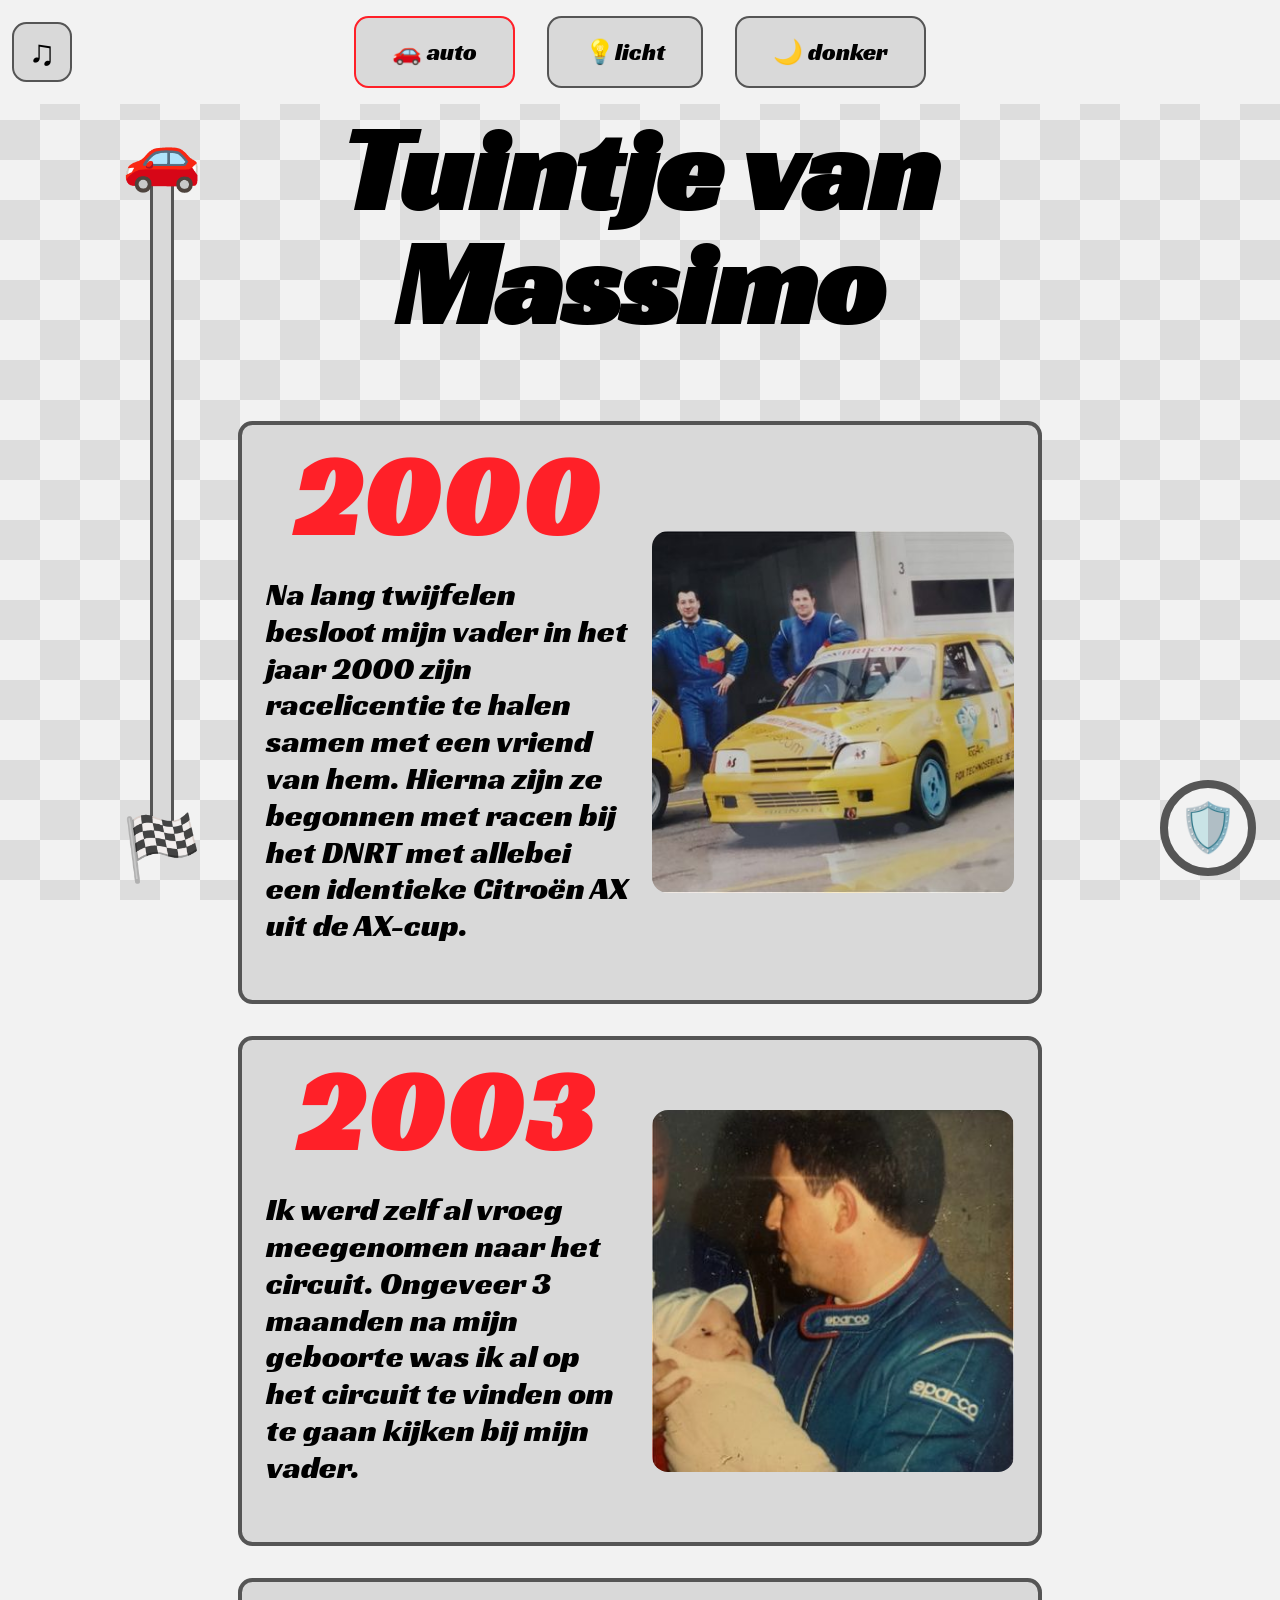
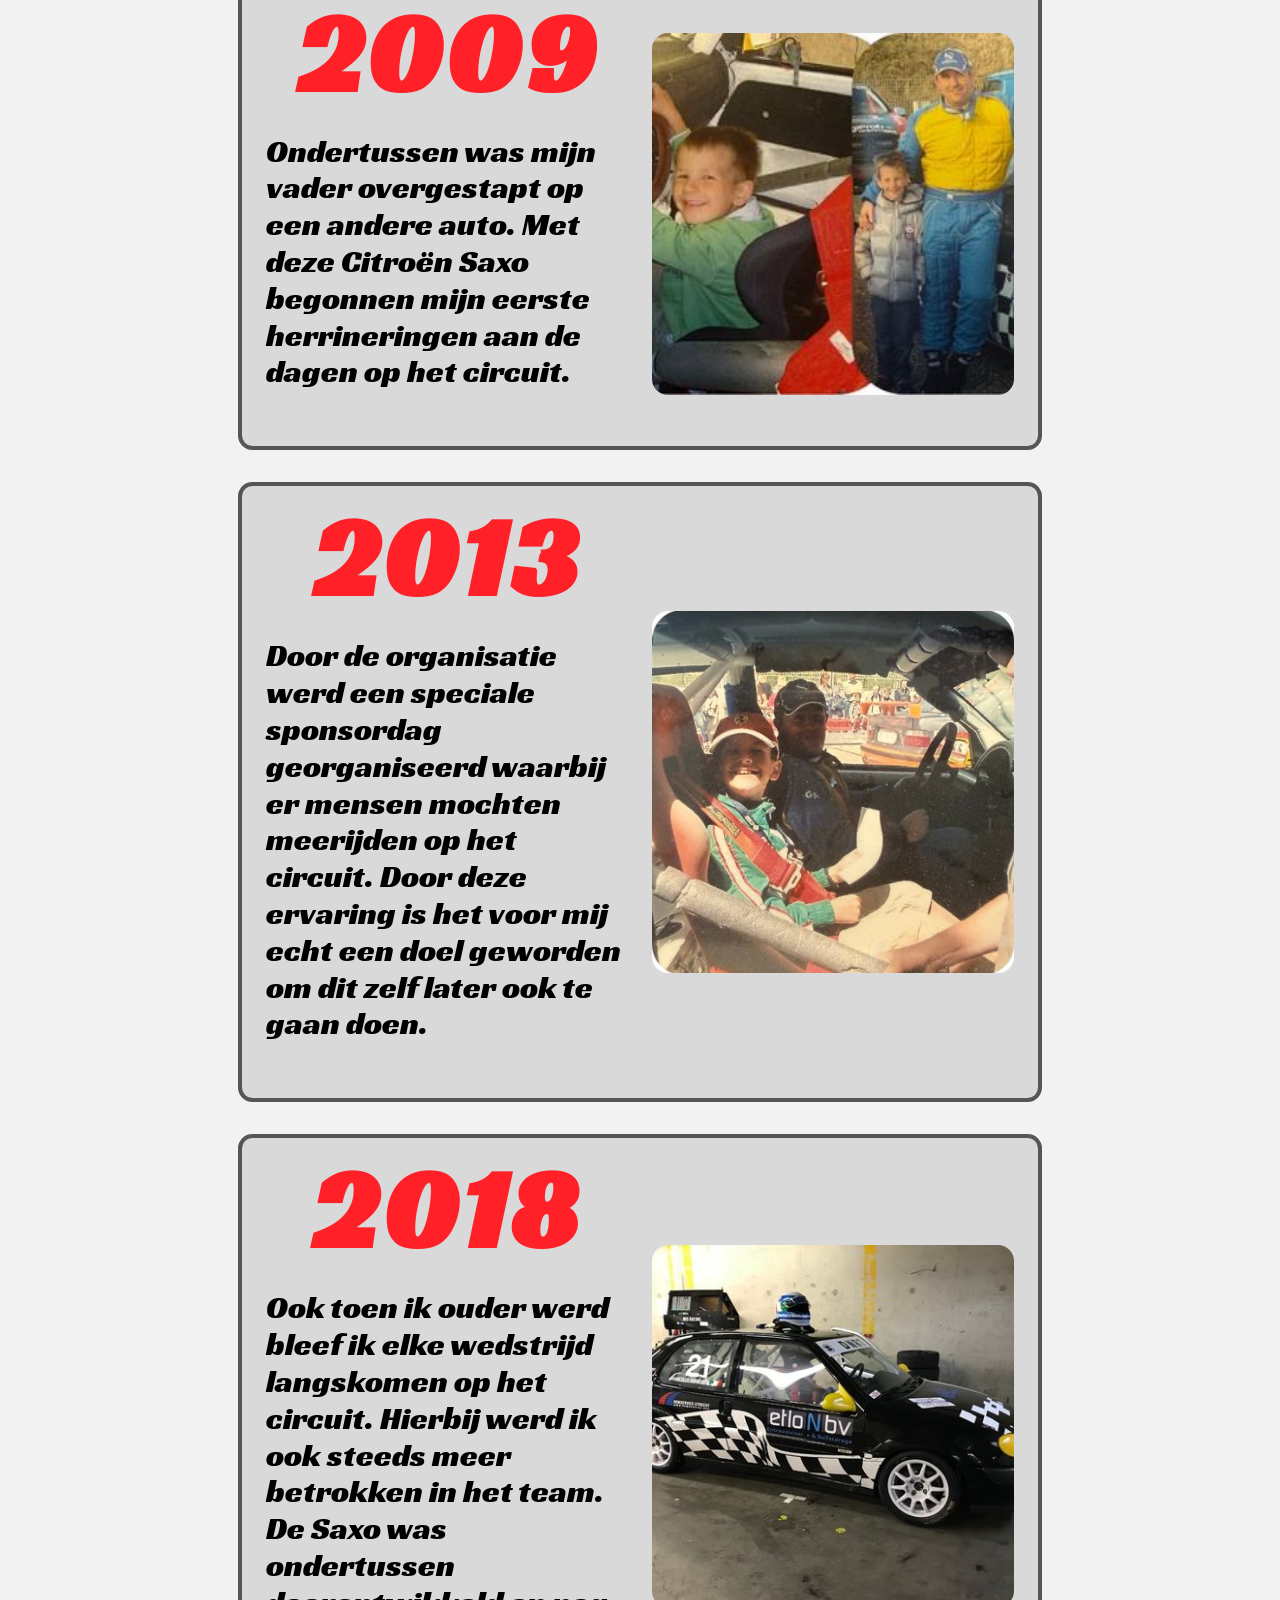
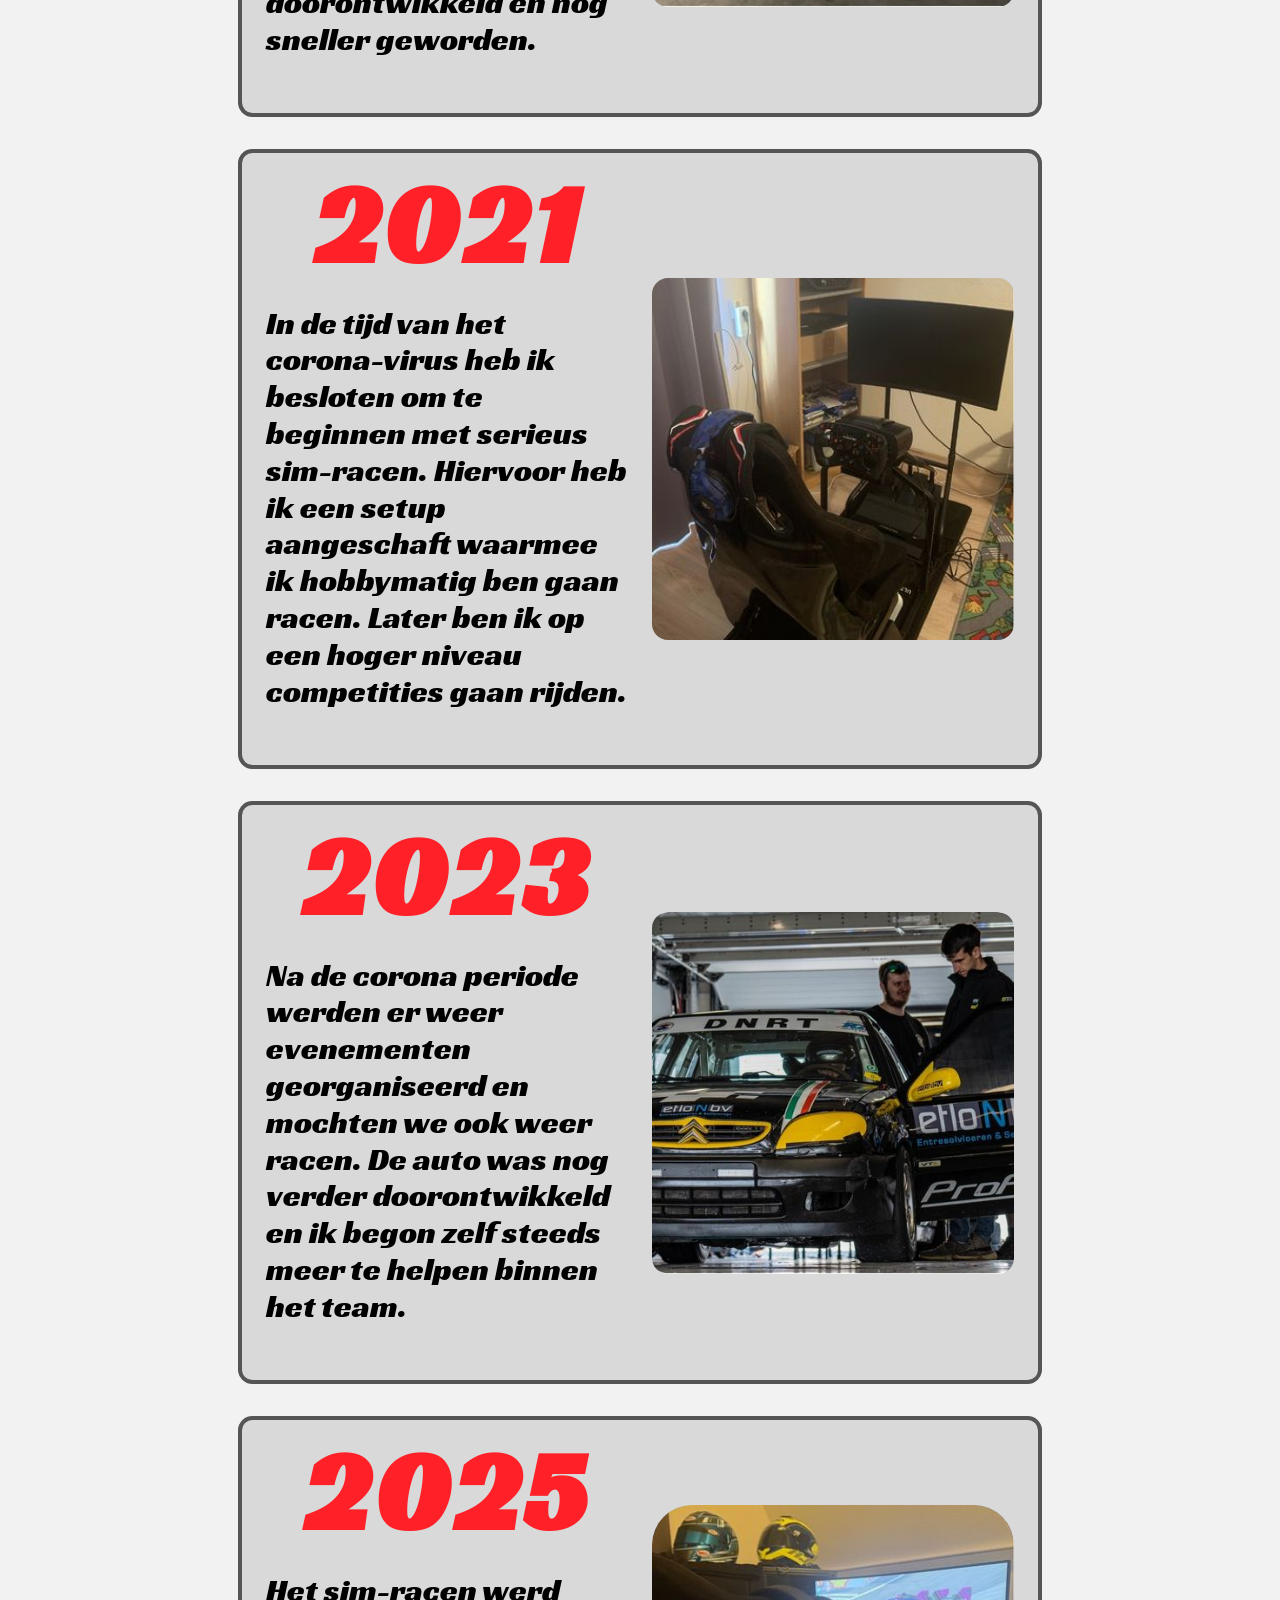
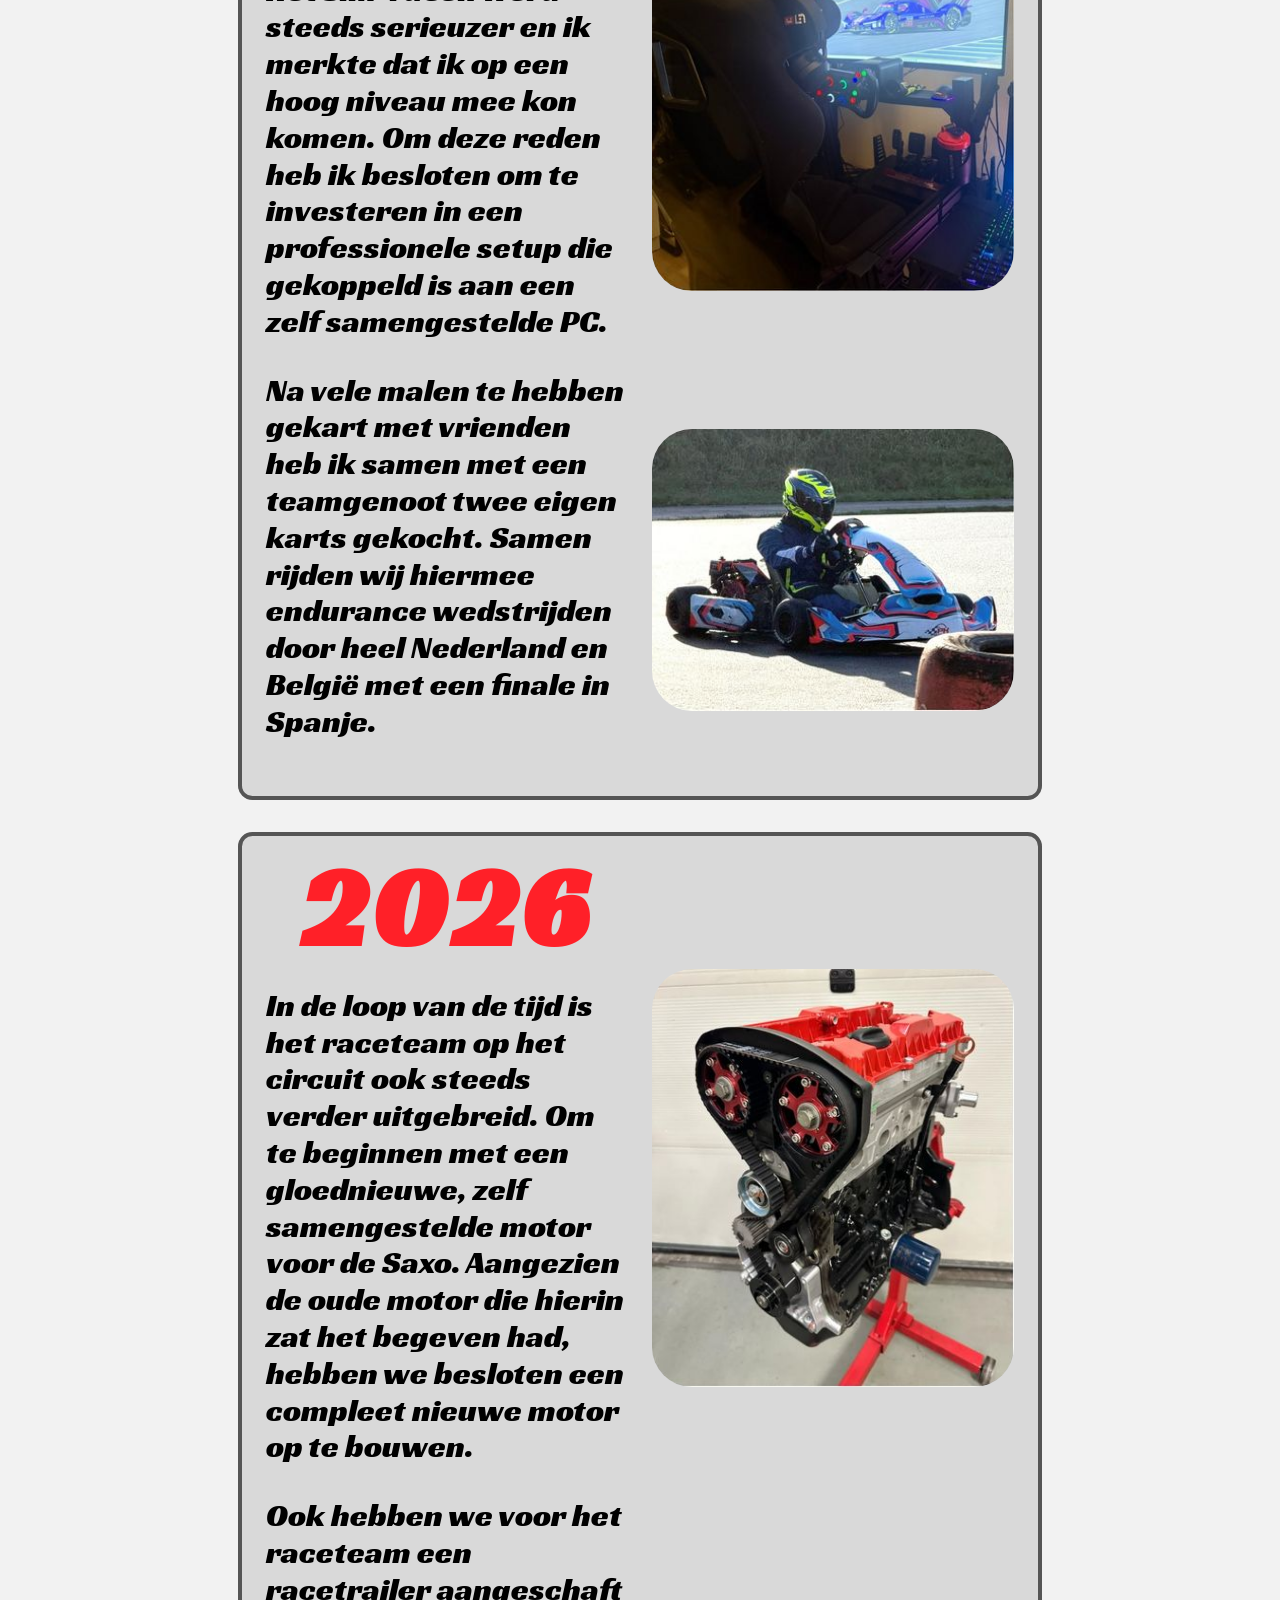
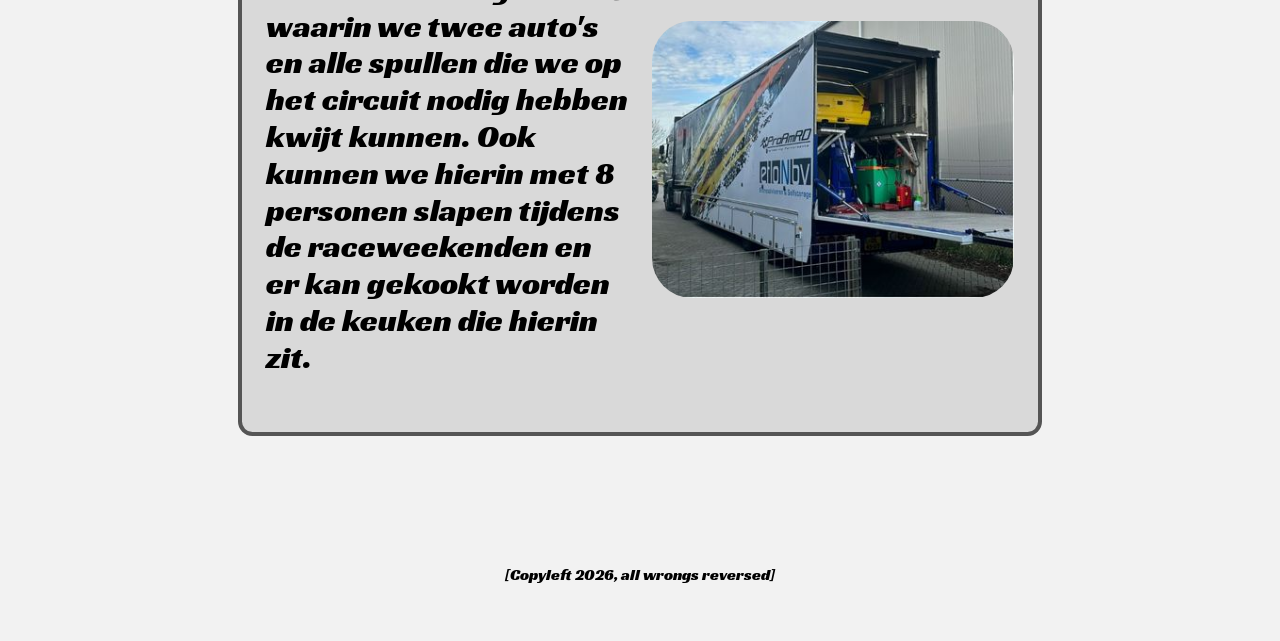
<file: index.html>
<!doctype html>
<html lang="nl">
  <head>
    <meta charset="UTF-8" />
    <meta name="viewport" content="width=device-width, initial-scale=1.0" />
    <meta name="author" content="Massimo Benedetti" />
    <meta name="color-scheme" content="dark light" />

  

    <title>Tuintje van Massimo</title>

    <link rel="stylesheet" href="./assets/style/normal.css" />

    <!-- MARK: WEBRING -->
    <script
      data-page="https://massimobenedetti.nl"
      src="https://massimobenedetti.nl/webring.js"
      defer
    ></script>
  </head>


  <body>

    <!-- MARK: SCROLL ANIMATIE-->
    <!--GEBRUIKTE BRON=https://developer.mozilla.org/en-US/docs/Web/CSS/Guides/Scroll-driven_animations/Timelines-->
    <aside id="scroll-progress" aria-label="Voortgang op de pagina">
  <span id="scroll-car" aria-hidden="true">🚗</span>
  <span id="scroll-finish" aria-hidden="true">🏁</span>
</aside>


    <!-- MARK: PRIVACY DIALOG--> 
    <!-- GEMAAKT AAN DE HAND VAN DEEP DIVE DIALOGS VAN SANNE --> 
    <button 
    id="privacy-button" 
    type="button"
    aria-label="Priavcyinformatie openen"
    commandfor="mydialog" 
    command="show-modal"
    >🛡️</button>

    <dialog id="mydialog">
      <form method="dialog">
        <h3>Privacy op deze website</h3>

        <h4>Wat gebeurt er als je mijn website 
          bezoekt?</h4>
        <p>Mijn website wordt aangeboden via GitHub Pages. Om deze dienst te 
          beveiligen en verder te ontwikkelen, wordt
          het IP-adres van een bezoeker door GitHub
          verwerkt. Dit gebeurt op het moment dat
          je mijn website bezoekt.

        <h4>Waarom kan ik niets acceptereren 
          of weigeren?</h4>
        <p>Een cookiekeuze heeft alleen zin wanneer 
          je daadwerkelijk kunt bepalen of bepaalde
          optionele cookies of diensten worden
          gebruikt. Op mijn website is dat niet het
          geval.

          Daarom kun je hier wel uitleg lezen,
          maar hoef je geen cookies te 
          accepteren of weigeren.
        </p>
        <button id="begrepen">Begrepen</button>
      </form>
    </dialog>

  

   <main>
      <!-- MARK: PAGINATITEL-->
      <header>
      <h1>
        Tuintje van<br>
        Massimo
      </h1>
    </header>



    <!-- MARK: LINK MUZIEK EN DARK/LIGHT KEUZE -->
    <!-- DARK/LIGHT GEMAAKT MET BEHULP VAN DEEP-DIVE LIGHT DARK THEME -->
  <nav>
    <a href="./songtekst/letithappen.html" aria-label="songtekst bekijken">
        <span>♫</span>
    </a>

    <label>
        <input type="radio" name="theme" value="auto-theme" checked>
        🚗 auto
    </label>

    <label>
        <input type="radio" name="theme" value="light-theme">
        💡licht
    </label>

    <label>
        <input type="radio" name="theme" value="dark-theme">
        🌙 donker
    </label>
  </nav>



      <!-- MARK: TIJDLIJN -->
      <section>
        <article>
          <h2>2000</h2>
          <p>
            Na lang twijfelen besloot mijn vader in het jaar 2000
            zijn racelicentie te halen samen met een vriend van hem.
            Hierna zijn ze begonnen met racen bij het DNRT met 
            allebei een identieke Citroën AX uit de AX-cup.
          </p>
        </article>

        <img
        src="images/2000.jpg"
        alt="Eerste raceauto papa"
        >
      </section>


      <section>
        <article>
          <h2>2003</h2>
          <p>
            Ik werd zelf al vroeg meegenomen naar het circuit. 
            Ongeveer 3 maanden na mijn geboorte was ik al op het 
            circuit te vinden om te gaan kijken bij mijn vader.
            
          </p>
        </article>

        <img
        src="images/2003.jpg"
        alt="ik als baby bij mijn vader"
        >
      </section>


      <section>
        <article>
          <h2>2009</h2>
          <p>
            Ondertussen was mijn vader overgestapt op een andere 
            auto. Met deze Citroën Saxo begonnen mijn eerste 
            herrineringen aan de dagen op het circuit.
          </p>
        </article>

        <img
        src="images/2009.jpg"
        alt="mijn eerste herrineringen op het circuit"
        >
      </section>


      <section>
        <article>
          <h2>2013</h2>
          <p>
            Door de organisatie werd een speciale sponsordag
            georganiseerd waarbij er mensen mochten meerijden
            op het circuit. Door deze ervaring is het voor mij
            echt een doel geworden om dit zelf later ook te 
            gaan doen.
          </p>
        </article>

        <img
        src="images/2013.jpg"
        alt="meerijden tijdens een sponsordag"
        >
      </section>


      <section>
        <article>
          <h2>2018</h2>
          <p>
           Ook toen ik ouder werd bleef ik elke wedstrijd
           langskomen op het circuit. Hierbij werd ik ook
           steeds meer betrokken in het team. De Saxo was
           ondertussen doorontwikkeld en nog sneller geworden.
          </p>
        </article>

        <img
        src="images/2018.jpg"
        alt="Raceauto 2018"
        >
      </section>


      <section>
        <article>
          <h2>2021</h2>
          <p>
            In de tijd van het corona-virus heb ik besloten om
            te beginnen met serieus sim-racen. Hiervoor heb ik
            een setup aangeschaft waarmee ik hobbymatig ben 
            gaan racen. Later ben ik op een hoger niveau
            competities gaan rijden.
          </p>
        </article>

        <img
        src="images/2021.jpg"
        alt="Mijn simrace setup"
        >
      </section>


      <section>
        <article>
          <h2>2023</h2>
          <p>
            Na de corona periode werden er weer evenementen 
            georganiseerd en mochten we ook weer racen.
            De auto was nog verder doorontwikkeld en ik begon
            zelf steeds meer te helpen binnen het team.
          </p>
        </article>

        <img
        src="images/2023.jpg"
        alt="Ik tijdens een raceweekend"
        >
      </section>


      <section>
        <article>
          <h2>2025</h2>
          <p>
            Het sim-racen werd steeds serieuzer en ik merkte
            dat ik op een hoog niveau mee kon komen. Om deze
            reden heb ik besloten om te investeren in een
            professionele setup die gekoppeld is aan een 
            zelf samengestelde PC.
          </p>

          <p>
            Na vele malen te hebben gekart met vrienden heb ik
            samen met een teamgenoot twee eigen karts gekocht.
            Samen rijden wij hiermee endurance wedstrijden door 
            heel Nederland en België met een finale in Spanje.
          </p>
        </article>

        <figure>
          <img
          src="images/2025-1.jpg"
          alt="Mijn simrace setup"
          >

          <img
          src="images/2025-2.jpg"
          alt="Mijn kart"
          >
        </figure>
      </section>


      <section>
        <article>
        <h2>2026</h2>
        <p>
          In de loop van de tijd is het raceteam op het circuit
          ook steeds verder uitgebreid. Om te beginnen met een 
          gloednieuwe, zelf samengestelde motor voor de Saxo.
          Aangezien de oude motor die hierin zat het begeven had,
          hebben we besloten een compleet nieuwe motor op te bouwen.
        </p>

        <p>
          Ook hebben we voor het raceteam een racetrailer
          aangeschaft waarin we twee auto's en alle spullen die 
          we op het circuit nodig hebben kwijt kunnen. Ook kunnen
          we hierin met 8 personen slapen tijdens de raceweekenden
          en er kan gekookt worden in de keuken die hierin zit.
        </p>
      </article>

      <figure>
        <img
        src="images/2026-1.jpg"
        alt="De nieuwe racemotor"
        >

        <img
        src="images/2026-2.jpg"
        alt="De racetrailer"
        >
      </figure>
    </section>

      </main>


    <!-- MARK: FOOTER -->  
    <footer>
      <p>[Copyleft 2026, all wrongs reversed]</p>
    </footer>
    
  </body>
</html>
</file>
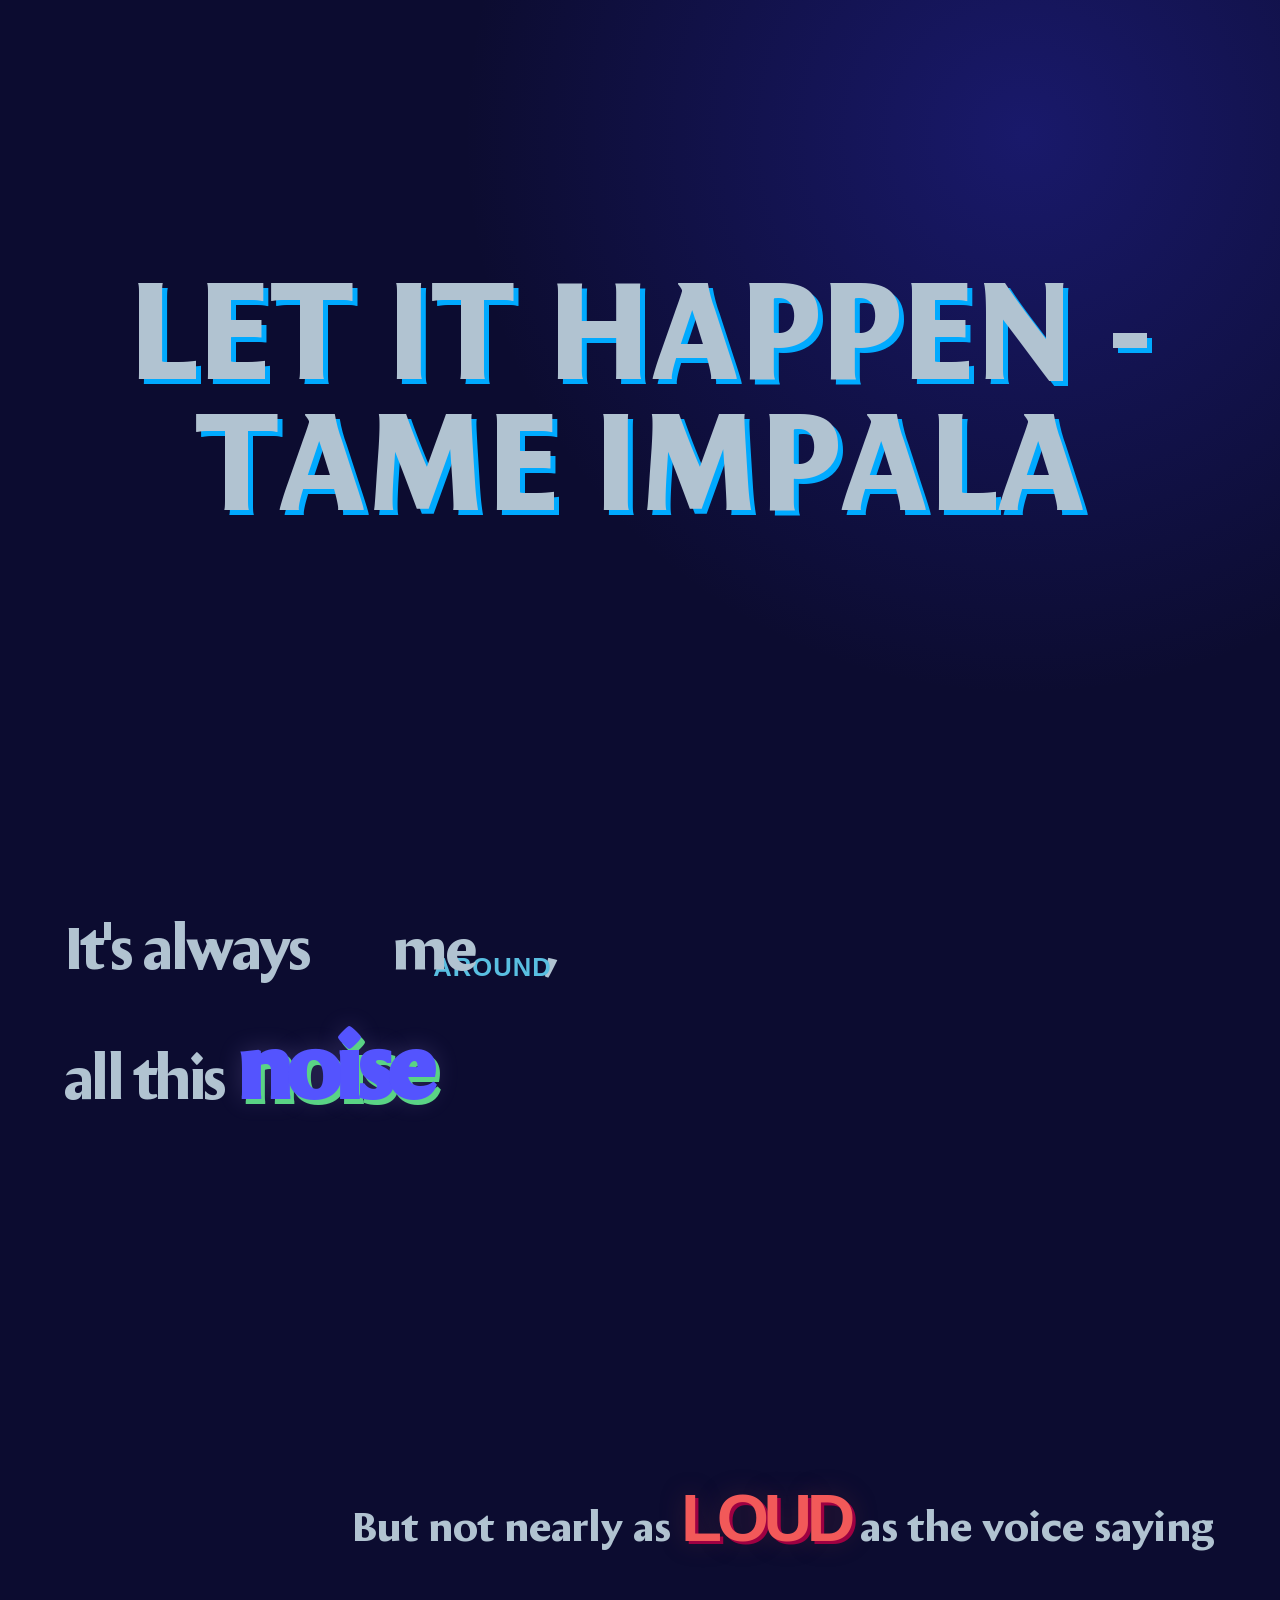
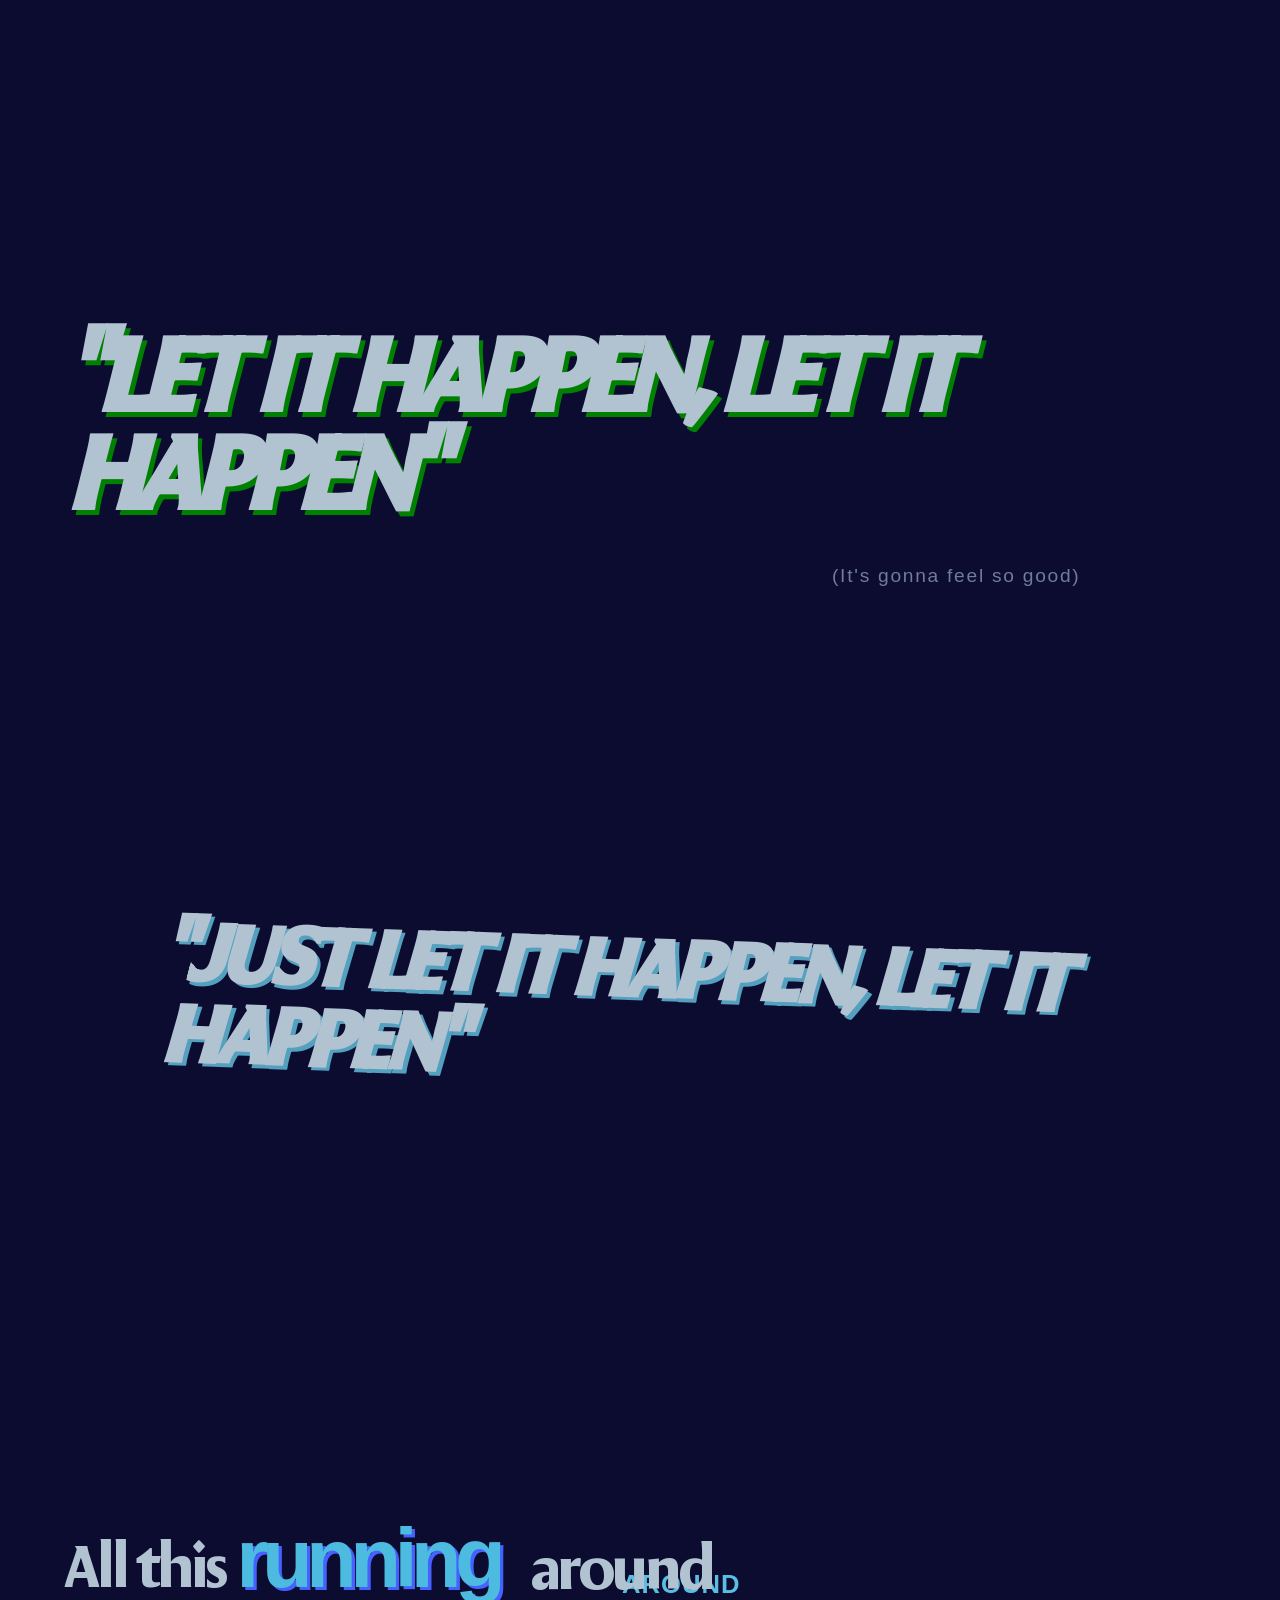
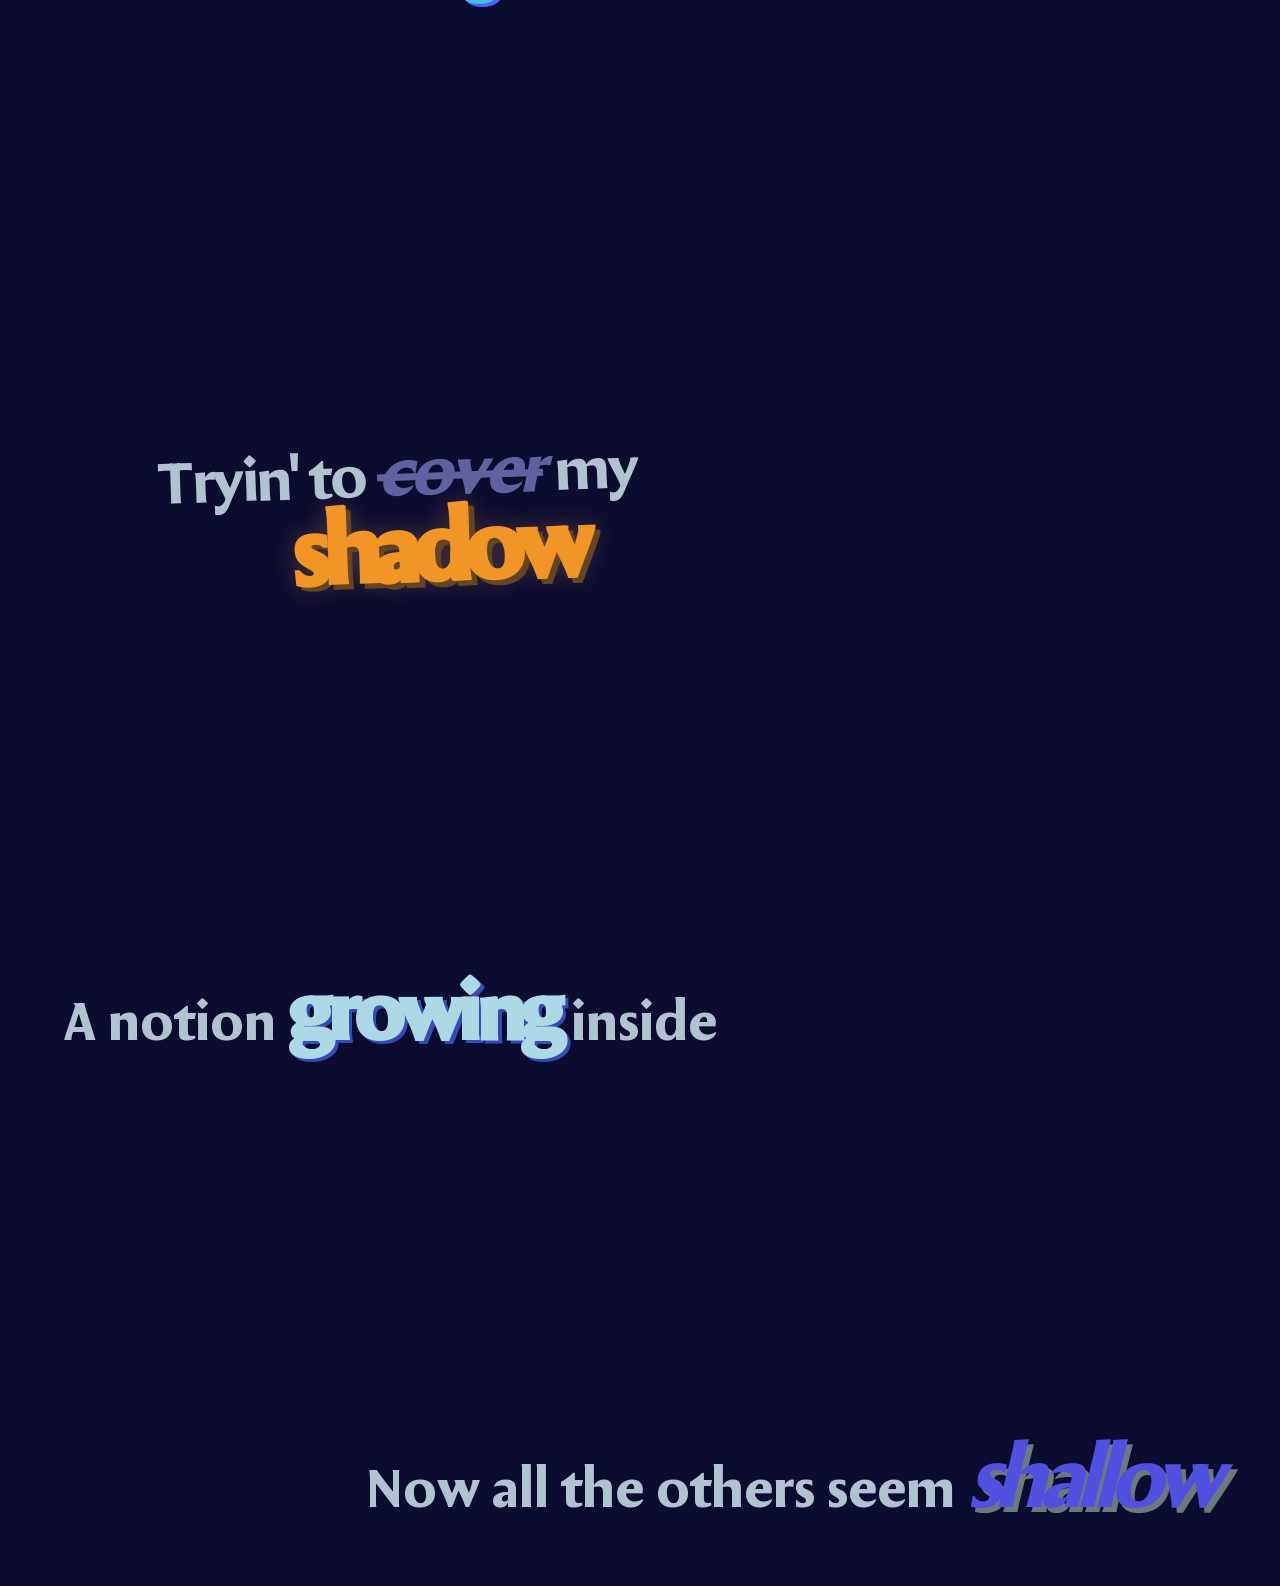
<file: songtekst/letithappen.html>
<!DOCTYPE html>
<html lang="en">
  <head>
    <meta charset="UTF-8">
    <meta name="viewport" content="width=device-width, initial-scale=1.0">
    <meta http-equiv="X-UA-Compatible" content="ie=edge">
    <title>Let it happen - Tame Impala</title>
    <link rel="stylesheet" href="letithappen.css">
    <meta name="copyright" content="Design by …">
    <meta name="description" content="…">
    <meta name="keywords" content="…">  
  </head>



  <body> 
    <header>
Let it happen - Tame Impala
    </header>



    <main>
      <p class="intro">
        It's always 
        <span class="orbit-group orbit-me">
          <span class="orbit-center">me</span>
          <span class="orbit-word">around</span>
        </span>, <br>
        all this <strong>noise</strong>
      </p>

      <p class="voice">
        But not nearly as <strong>loud</strong>
        as the voice saying
      </p>

      <h1>
        "Let it happen, let it happen"
      </h1>

      <p class="aside">
        (It's gonna feel so good)
      </p>

      <h2>
        "Just let it happen, let it happen"
      </h2>

      <p class="running">
        All this <strong>running</strong>
        <span class="orbit-group orbit-me">
          <span class="orbit-center">around</span>
          <span class="orbit-word">around</span>
        </span>
      </p>

      <p class="shadow">
        Tryin' to <em>cover</em> my <strong>shadow</strong>
      </p>

      <p class="growing">
        A notion <strong>growing</strong> inside
      </p>

      <p class="shallow">
        Now all the others seem <em>shallow</em>
      </p>
    </main>

  </body>
</file>
<file: assets/style/normal.css>
/* MARK: LETTERTYPE*/
@font-face {
  font-family: "Racing Sans One";
  src: url("../../../fonts/RacingSansOne-Regular kopie.ttf") format("truetype");
  font-weight: 400;
  font-style: normal;
}

/* MARK: KLEUREN LIGHT/DARK MODE */
/* GEMAAKT MET BEHULP VAN DEEP-DIVE LIGHT DARK THEME */
html {
  color-scheme: light dark;

  --background: light-dark(#f2f2f2, #242424);
  --card-background: light-dark(#d9d9d9, #303030);
  --color: light-dark(#000000, #ffffff);
  --dialog-color: light-dark(#4f4f4f, #cfcfcf);
  --border: light-dark(#555555, #a9a9a9);
  --pattern: light-dark(#dddddd, #2d2d2d);
  --accent: #ff2028;
}

html:has( [value="light-theme"]:checked ) {
  color-scheme:light;
}

html:has( [value="dark-theme"]:checked ) {
  color-scheme:dark;
}


/* MARK: ALGEMENE VORMGEVING EN ACHTERGROND */
body {
  
  background-color: var(--background);
  color: var(--color);

  font-family: "Racing Sans One", sans-serif;
}


/* MARK: ACHTERGROND */
/* GEBRUIK GEMAAKT VAN DEEP-DIVE VLAGGEN&CO EN https://www.w3schools.com/css/css3_gradients.asp VOOR EXTRA UITLEG */
body {
  background-color: var(--background);
  background-image: repeating-conic-gradient(var(--pattern) 0% 25%, transparent 0% 50% );
  /* PERCENTAGES GEVEN AAN OP WELKE POSITIE BINNEN HET KLEURVERLOOP EEN KLEUR BEGINT EN EINDIGT */
  background-size: 5em 5em;
  background-attachment: fixed;
}



/* MARK: PAGINA */
main {
  width: 100%;
  max-width: 56.25rem;
  box-sizing: border-box;
  margin: 0 auto;
  padding: 1.5em clamp(1em, 4vw, 3em) 3em;
}

/* MARK: DARKLIGHT WISSELAAR*/
nav input {
  position: absolute;
  opacity: 0;
  width: 0.0625rem;
  height: 0.0625rem;
}

/* MARK: NAVIGATIEBALK LIGHT/DARK BOVENAAN */
nav {
  position: fixed;
  top: 0;
  left: 0;
  width: 100%;
  box-sizing: border-box;
  display: flex;
  justify-content: center;
  gap: 1em;
  padding: 0.7em 0.3em 0.7em 3.5rem;
  background-color: var(--background);
  color: var(--color);
  z-index: 1000;

  @media (width > 40em) {
    gap: 2em;
    padding: 1em 1.5em;
  }
}

nav label,
nav > a {
  padding: clamp(0.4em, 1.5vw, 0.8em);
  font-size: clamp(0.8rem, 2.5vw, 1.5rem);
  border: 0.125rem solid var(--border);
  border-radius: 0.6em;
  cursor: pointer;
  color: var(--color);
  background-color: var(--card-background);

  @media (width > 40em) {
    padding: 0.8em 1.5em;
    font-size: 1.5em;
  }
}

/* MARK: NAVIGATIE NAAR SONGTEKST */
nav > a {
  position: absolute;
  left: 0.75rem;
  top: 50%;
  transform: translateY(-50%);

  width: 2.5em;
  height: 2.5em;
  box-sizing: border-box;

  display: flex;
  align-items: center;
  justify-content: center;

  padding: 0;
  text-decoration: none;
}

nav > a span {
  color: var(--color);
  font-size: 1.5em;
}


nav label:hover,
nav > a:hover {
  background-color:#676767;
  border-color: #000000;
}

nav label:has(input:focus-visible),
nav > a:focus-visible {
  outline: 0.1875rem solid #000000;
  background-color: #676767;
  outline-offset: 0.1875rem;
}

html:has([value="light-theme"]:checked) nav label:hover,
html:has([value="light-theme"]:checked) nav > a:hover {
  background-color: #7d7d7d;
  border-color: #2c2c2c;
}

nav label:has(input:checked) {
  border: 0.125rem solid #ff2028
}


/* MARK: TITEL */
header {
  text-align: center;
  margin-top: 5em;
  margin-bottom: 3em;
  
}

header h1 {
  color: var(--color);
  font-family: "Racing Sans One", sans-serif;
  line-height: 0.95;
  font-size: clamp(2.5rem, 12vw, 7.5rem);
}

/* MARK: BLOKKEN TIJDLIJN */
section {
  display: grid;
  grid-template-columns: 1fr;
  gap: clamp(1em, 3vw, 1.5em);
  padding: clamp(0.7em, 3vw, 1.5em);
  margin: 2em 0;
  background-color: var(--card-background);
  border: 0.25rem solid var(--border);
  border-radius: 0.9em;


  @media (width > 40em) {
    grid-template-columns: 1fr 1fr;
  }
} 


/* MARK: JAARTALLEN */
section article h2 {
  margin: 0 0 0.1em;
  text-align: center;
  color: #ff2028;
  font-family: "Racing Sans One" , sans-serif;
  font-size: clamp(2rem, 15vw, 7rem);
  line-height: 0.85;
  letter-spacing: 0.04em;
}

/* MARK: TEKSTEN */
section article p {
  color: var(--color);
  font-family: "Racing Sans One", sans-serif;
  font-size: clamp(2rem, 3vw, 1.4rem);
  line-height: 1.15;
  font-weight: 400;
}

/* MARK: ENKELE AFBEELDINGEN */
section > img {
  width: 100%;
  aspect-ratio: 4/3;
  object-fit: cover; /* AFBEELDING VULT VOLLEDIGE BESCHIKBARE AFBEELDINGSRUIMTE */
  align-self: center;
  border-radius: 1em;

  @media (width > 40em) {
    aspect-ratio: 1/1;
  }
}

/* MARK: DUBBELE AFBEELDINGEN */
figure {
  display: grid;
  grid-template-columns: 1fr;
  gap: 1em;
  margin: 0;

  @media (width <= 40em) {
    grid-template-columns: 1fr 1fr;
    gap: 0.5em;
  }
}


figure img {
  display: block;
  width: 100%;
  height: auto;
  align-self: center;
  border-radius: 2.5em;
}
  
/* MARK: VOETER */
footer {
  text-align: center;
  padding: 2em;
  color: var(--color);
}

/* MARK: PRIVACY DIALOG*/
/* GEMAAKT AAN DE HAND VAN DEEP DIVE DIALOGS VAN SANNE */
html:has(dialog:open) {
      overflow-y:clip; /* VOORKOMT DAT DE PAGINA VERTICAAL BUITEN HET ZICHTBARE GEBIED KAN SCROLLEN WANNEER DIALOG OPEN IS */
    }

dialog {
  font-family: Arial, sans-serif;
  max-width: 55%;
  max-height: 90%;
  border: 0.25rem solid var(--border);
  border-radius: 1.8em;
  background-color: var(--background);
  color: var(--color);

  &::backdrop {
    backdrop-filter: blur(0.8rem);
  }
}

dialog h3 {
  max-width: 95%;
  font-family: "Racing Sans One", sans-serif;
  color: var(--color);
  font-size: clamp(1.8rem, 6vw, 3.8rem);
  text-transform: uppercase;
  text-align: center;
  margin-top: 0.35em;
  margin-bottom: 0.625em;
}

dialog h4 {
  max-width: 95%;
  font-size: clamp(1rem, 3.5vw, 2rem);
  margin-top: 1em;
  margin-bottom: 0;
}

dialog p {
  max-width: 90%;
  margin-top: 0.125em;
  margin-bottom: 0.125em;
  font-size: clamp(1rem, 2.5vw, 1.2rem);
  color: var(--dialog-color)
}

#begrepen {
  font-family: "Racing Sans One", sans-serif;
  font-size: 1.75em;
  width: 35vw;
  height: 6vw;
  border: 0.18rem solid var(--border);
  border-radius: 0.7em;
  display: block;
  margin: 1em auto;
  cursor: pointer;
}

/* MARK: PRIVACY MOBIEL */
@media (width <= 40em) {
  dialog {
    max-width: 70%;
    max-height: 75%;
    border-radius: 1em;
  }

  dialog h3 {
    font-size: 2rem;
    margin-bottom: 0.5em;
  }

  dialog h4 {
    font-size: 1.35rem;
    margin-top: 0.7em;
  }

  dialog p {
    font-size: 1.1rem;
    line-height: 1.2;
  }

  #begrepen {
    height: auto;
    padding: 0.2em;
    font-size: 1.7rem;
  }
}


/* MARK: PRIVACY BUTTON */
#privacy-button {
  position: fixed;
  right: 0.75rem;
  bottom: 0.75rem;
  width: 2em;
  height: 2em;
  border-radius: 50%;
  border: 0.5rem solid var(--border);
  background-color: light-dark(#f2f2f2, #242424);
  color: light-dark(#000000, #ffffff);
  font-size: 2.25em;
  display: flex;
  align-items: center;
  justify-content: center;
  cursor: pointer;
  z-index: 1000;

  @media (width > 40em) {
    right: 0.5em;
    bottom: 0.5em;
    width: 6rem;
    height: 6rem;
    font-size: 3rem;
  }
}

/* MARK: SCROLL PROGRESS */
/* GEBRUIKTE BRON=https://developer.mozilla.org/en-US/docs/Web/CSS/Guides/Scroll-driven_animations/Timelines*/ 
/* CODE AAN DE HAND VAN EXTERNE BRON DUS WEET NIET VAN ALLES WAT HET PRECIES DOET */
#scroll-progress {
  position: fixed;
  left: clamp(0.5rem, calc(50vw - 29.5rem), 9.4rem);  /* clamp(minimum, bereken(50% venster - 29.5rem), maximum */
  top: 18%;
  width: 0.625rem;
  height: 60vh;
  background-color: var(--card-background);
  border: 0.1875em solid var(--border);
  border-radius: 1.25em;
  z-index: 900;

  @media (width > 40em) {
    width: 1.125rem;
    height: 75vh;
  }
}

#scroll-car {
  position: absolute;
  top: -0.75em;
  left: 50%;
  z-index: 2;
  font-size: 2em;
  transform: translateX(-50%); /* TERUGSCHUIVEN MET 50% VAN EIGEN BREEDTE */
  animation-name: drive;
  animation-timing-function: linear; /* LAAT ANIMATIE GElIJKMATIG VERLOPEN */
  animation-timeline: scroll(root block); /* KOPPELT ANIMATIE AAN SCROLLVOORTGANG */

  @media (width > 40em) {
    font-size: 4em;
  }
}

#scroll-finish {
  position: absolute;
  z-index: 1;
  left: 50%;
  bottom: -0.75em;
  font-size: 2em;
  transform: translateX(-50%); /* TERUGSCHUIVEN MET 50% VAN EIGEN BREEDTE */

  @media (width > 40em) {
    font-size: 4em;
  }
}

@keyframes drive {
  from { top: -0.75em; }
  to { top: calc(100% - 0.75em); }
}
</file>
<file: songtekst/letithappen.css>
/* MARK: fonts */
@font-face {
  font-family: 'Seraphs';
  src: url('font/SeraphsVF.woff2') format('woff2') /* Modern Browsers */
}


/* MARK: ALGEMEEN */
* {
  box-sizing: border-box;
}

html {
  scroll-behavior: smooth;
}

body {
  margin: 0;
  padding: 0 5vw;
  background: /* GEMAAKT MET BEHULP VAN https://www.w3schools.com/css/css3_gradients_radial.asp */
    radial-gradient(
      circle at 80% 15%, /* MIDDELPUNT OP 80% VAN DE BREEDTE EN 15% VAN DE HOOGTE VAN HET GEBIED */
      #3333e055,
      transparent 35rem /* VERLOOP VAN TRANSPARANT VERVAGEN TOT AFSTAND VAN 35rem */
    ),
    #0c0c30;
  background-attachment: fixed;
  color: #b1c3d1;
  font-family: "Seraphs", serif;
}

strong {
  font-weight: 900;
}

em {
  font-style: italic;
}



/* MARK: TITEL */
header {
  min-height: 90vh;
  display: flex;
  justify-content: center;
  align-items: center;
  text-align: center;
  font-size: clamp(3rem, 12vw, 11rem);
  line-height: 0.85;
  text-transform: uppercase;
  text-shadow: 0.035em 0.035em 0 rgb(0, 170, 255);
}


/* MARK: GRID */
main {
  display: grid;
  grid-template-columns: repeat(12, 1fr);
  row-gap: clamp(9rem, 20vw, 18rem);
  align-items: center;
  max-width: 90rem;
}

/* MARK : REGEL 1
/* IT'S ALWAYS AROUND ME , ALL THIS */
.intro {
  grid-column: 1/11;
  grid-row: 1;
  font-size: clamp(2rem, 5vw, 5rem);
  line-height: 1.05;
  letter-spacing: -0.04em;
}

/* NOISE */
.intro strong {
  display: inline-block;
  color: rgb(84, 84, 254);
  font-size: 1.5em;
  line-height: 0.85;
  letter-spacing: -0.06em;
  text-shadow: 
    0.04em 0.05em 0 rgb(90, 211, 133),
    0 0 1.5rem rgba(183, 160, 255, 0.2);
  animation: noise 2s steps(2, end) infinite;
}

/* CIRKELANIMATIE GEMAAKT MET BEHULP VAN https://codepen.io/alandunning/pen/bNNRvQ */
/* CIRKELANIMATIE POSITIONEREN */
.orbit-group {
  display: inline-block; /* ZODAT JE BREEDTE EN HOOGTE KAN INSTELLEN OP DEZELFDE TEKSTREGEL */
  position: relative; /* MAAKT DIT HET REFERENTIEPUNT VAN ABSOLUTE */
  vertical-align: middle;
  width: 3.5em;
  height: 2.5em;
}

/* ME */
.orbit-center {
  position: absolute; /* MAAKT HET ONAFHANKELIJK POSITIONEERBAAR */
  top: 50%;
  left: 50%;
  transform: translate(-50%, -50%);
  z-index: 2;
}

/* AROUND VORMGEVING */
.orbit-word {
  position: absolute; /* MAAKT HET ONAFHANKELIJK POSITIONEERBAAR */
  top: 50%;
  left: 50%;
  color: #59bfe1;
  font-family: Arial, sans-serif;
  font-size: 0.4em;
  font-weight: 900;
  letter-spacing: 0.04em;
  text-transform: uppercase;
  transform-origin: 0 0; /* BEPAALT DRAAIPUNT VAN ANIMATIE OP LINKERBOVENKANT VAN ELEMENT */
  animation: orbit 4s linear infinite; 
}


/* MARK: REGEL 2 */
/* BUT NOT NEARLY AS ... AS THE VOICE SAYING */
.voice {
  grid-column: 4/13;
  grid-row: 2;
  font-size: clamp(1.7rem, 3.5vw, 3.5rem);
  line-height: 1.1;
}

/* LOUD */
.voice strong {
  display: inline-block; /* MAAKT HET TE ANIMEREN EN VORM TE GEVEN TERWIJL HET OP DEZELFDE TEKSTREGEL BLIJFT STAAN */
  text-transform: uppercase;
  color: rgb(242, 89, 89);
  font-family: Arial, sans-serif;
  font-size: 1.5em;
  font-weight: 900;
  letter-spacing: -0.08em;
  text-shadow: 
    0.05em 0.04em 0 #9e0042,
    0 0 1.5rem rgba(107, 45, 59, 0.4);
  animation: loud 0.2s steps(2,end) infinite alternate; /* ALTERNATE ZORGT ERVOOR DAT DE RICHTING BIJ IEDERE BEWEGINGSCYCLUS VERANDERT */
}


/* MARK: LET IT HAPPEN, LET IT HAPPEN 1 */
h1 {
  grid-column: 1/13;
  grid-row: 3;
  font-size: clamp(3rem, 9vw, 9rem);
  line-height: 0.85;
  font-style: italic;
  text-transform: uppercase;
  letter-spacing: -0.08em;
  text-shadow: 0.035em 0.04em 0 green;
  animation: happen 4s ease-in-out infinite alternate; /* ALTERNATE ZORGT ERVOOR DAT DE RICHTING BIJ IEDERE BEWEGINGSCYCLUS VERANDERT */
}

/* MARK : LET IT HAPPEN, LET IT HAPPEN 2 */
h2 {
  grid-column: 2/13;
  grid-row: 4;
  font-size: clamp(2.5rem, 7vw, 7rem);
  line-height: 0.9;
  font-style: italic;
  text-transform: uppercase;
  letter-spacing: -0.06em;
  text-shadow: 0.04em 0.04em 0 rgb(83, 160, 191);
  transform: rotate(2deg);
}

/* MARK : IT'S GONNA FEEL SO GOOD */
.aside {
  grid-column: 9/13;
  grid-row: 3;
  align-self: end;
  font-size: clamp(1.2rem, 1.3vw, 1.2rem);
  color:rgb(113, 124, 155);
  font-family: Arial, sans-serif;
  letter-spacing: 0.09em;
}



/* MARK: ALL THIS RUNNING AROUND */
/* ALL THIS */
.running {
  grid-column: 1/9;
  grid-row: 5;
  font-size: clamp(2rem, 5vw, 4.8rem);
  line-height: 1;
  letter-spacing: -0.05em
}

/* RUNNING */
.running strong {
  color: rgb(77, 186, 223);
  font-family: Arial, sans-serif;
  font-size: 1.3em;
  font-weight: 900;
  letter-spacing: -0.08em;
  text-shadow: 0.04em 0.04em 0 #4561ff;
}

/* CIRKELANIMATIE GEMAAKT MET BEHULP VAN https://codepen.io/alandunning/pen/bNNRvQ */
/* OPMAAK MIDDELSTE AROUND */
.orbit-running .orbit-center {
  font-size: 0.5em;
  font-weight: 900;
  font-family: Arial, sans-serif;
  text-shadow: 0.04em 0.04em 0 #7e3f16;
}

/* RONDDRAAIENDE AROUND */
.orbit-running .orbit-word {
  color: rgb(89, 181, 211);
  font-size: 0.36em;
  animation-duration: 2.5s;
}


/* MARK: TRYING TO COVER MY SHADOW */
/* TRYING TO ... MY ... */
.shadow {
  grid-column: 2/11;
  grid-row: 6;
  font-size: clamp(2rem, 5vw, 4.8rem);
  line-height: 0.95;
  letter-spacing: -0.04em;
  transform: rotate(-2deg);
}

/* COVER */
.shadow em {
  color: #60619e;
  font-size: 1.15em;
  text-decoration: line-through;
  text-decoration-thickness: 0.09em;
}

/* SHADOW */
.shadow strong {
  display: inline-block; /* MAAKT HET TE ANIMEREN EN VORM TE GEVEN TERWIJL HET OP DEZELFDE TEKSTREGEL BLIJFT STAAN */
  margin-left: 15%;
  color: #f19626;
  font-size: 1.6em;
  letter-spacing: -0.08em;
  line-height: 0.85;
  text-shadow: 
    0.05em 0.05em 0 #634523,
    0 0 1.5rem rgba(255, 173, 101, 0.25);
  animation: shadow 3s ease-in-out infinite alternate; /* ALTERNATE ZORGT ERVOOR DAT DE RICHTING BIJ IEDERE BEWEGINGSCYCLUS VERANDERT */
} 



/* MARK: A NOTION GROWING INSIDE */
/* A NOTION ... INSIDE */
.growing {
  grid-column: 1/10;
  grid-row: 7;
  font-size: clamp(2rem, 4.5vw, 4.5rem);
  line-height: 1.1;
}

/* GROWING */
.growing strong {
  display: inline-block; /* MAAKT HET TE ANIMEREN EN VORM TE GEVEN TERWIJL HET OP DEZELFDE TEKSTREGEL BLIJFT STAAN */
  color: lightblue;
  font-size: 1.5em;
  letter-spacing: -0.06em;
  text-shadow: 0.04em 0.04em 0 #344ab7;
  animation: growing 3s ease-in-out infinite alternate; /* ALTERNATE ZORGT ERVOOR DAT DE RICHTING BIJ IEDERE BEWEGINGSCYCLUS VERANDERT */
}



/* MARK: NOW ALL THE OTHERS SEEM SHALLOW */
/* NOW ALL THE OTHERS SEEM ... */
.shallow {
  grid-column: 4/13;
  grid-row: 8;
  font-size: clamp(2rem, 4.5vw, 4.5rem);
  line-height: 1;
  text-align: right;
}

/* SHALLOW */
.shallow em {
  display: inline-block;
  font-size: 1.6em;
  letter-spacing: -0.08em;
  color: rgb(80, 80, 225);
  text-shadow: 0.05em 0.05em 0 rgb(107, 123, 123);
  animation: shallow 4s ease-in-out infinite alternate; /* ALTERNATE ZORGT ERVOOR DAT DE RICHTING BIJ IEDERE BEWEGINGSCYCLUS VERANDERT */
}




/* MARK: ANIMATIES */
/* DIT HEBBEN WIJ GELEERD MET DE DEEPDIVE ANIMATIES 101 VAN SANNE */
/* ANIMATIE NOISE */
@keyframes noise {
  0%, 100% {
    transform: translate(0, 0) rotate(0);
  }

  25% {
    transform: translate(1px, -2px) rotate(-1deg);
  }

  50% {
    transform: translate(-2px, 1px) rotate(1deg);
  }

  75% {
    transform: translate(2px, 1px) rotate (0);
  }
} 

/* ANIMATIE LOUD */
@keyframes loud {
  from{
    transform: translateX(-3px) rotate(-3deg) scale(1);
  }

  to {
    transform: translateX(3px) rotate(3deg) scale(1.1);
  }
}

/* ANIMATIE LET IT HAPPEN 1 */
@keyframes happen {
  from {
    transform: rotate(-2deg) scale(1);
  }

  to {
    transform: rotate(1deg) scale(1.025);
  }
}

/* CIRKELANIMATIE GEMAAKT MET BEHULP VAN https://codepen.io/alandunning/pen/bNNRvQ */
@keyframes orbit {
  from {
    transform: rotate(0deg) translateX(1.2em); /* TRANSLATE X VERPLAATST HET WOORD 1.2em VANAF HET DRAAIPUNT */
  }

  to {
    transform: rotate(360deg) translateX(1.2em);
  }
}


/* ANIMATIE SHADOW */
@keyframes shadow {
  from {
    transform: translateX(0) skewX(0);
  }

  to {
    transform: translateX(1.5rem) skewX(-8deg);
  }
}

/* ANIMATIE GROWING */
@keyframes growing {
  from {
    transform: scale(0.9);
    letter-spacing: 0.06em;
  }

  to {
    transform: scale(1.12);
    letter-spacing: 0.02em;
  }
}

/* ANIMATIE SHALLOW */
@keyframes shallow {
  from {
    opacity: 0.45;
    transform: translateY(0) scale(0.95);
  }

  to {
    opacity: 1;
    transform: translateY(-0.25em) scale(1.04);
  }
}
</file>
